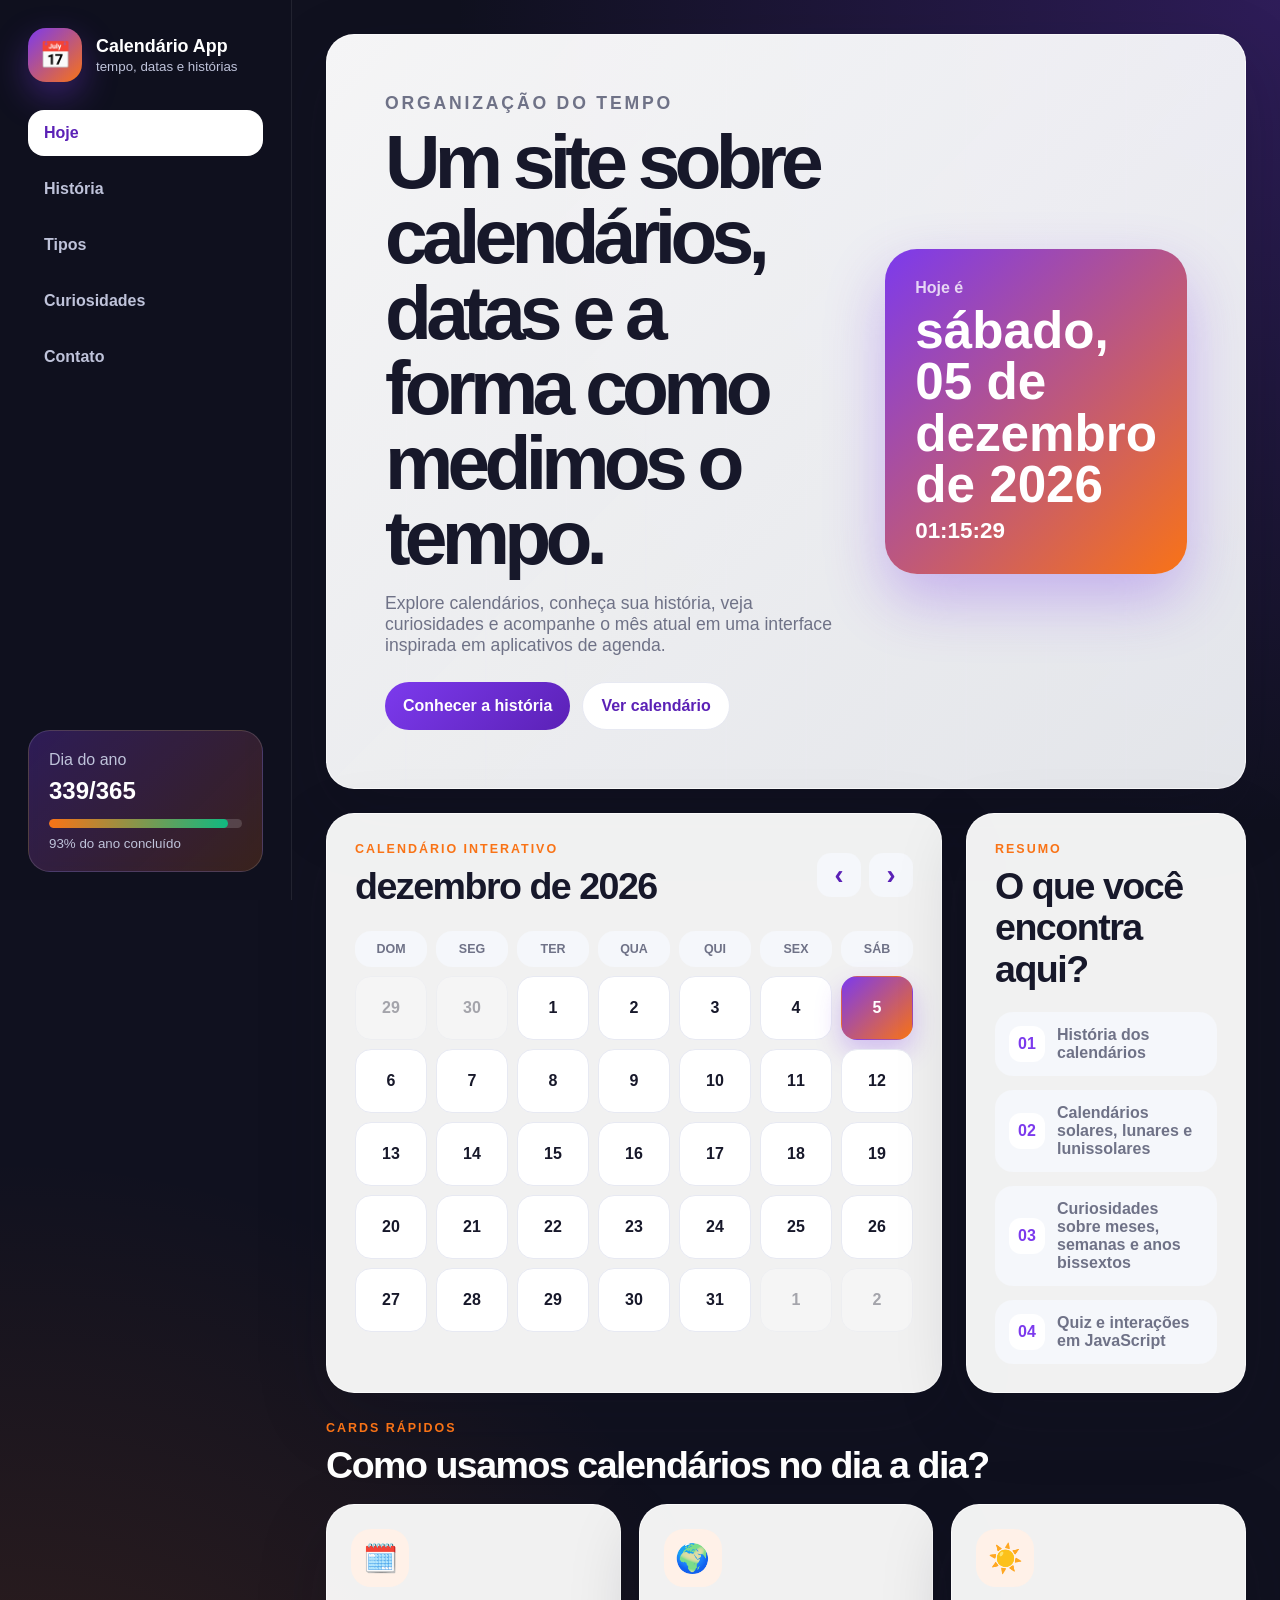
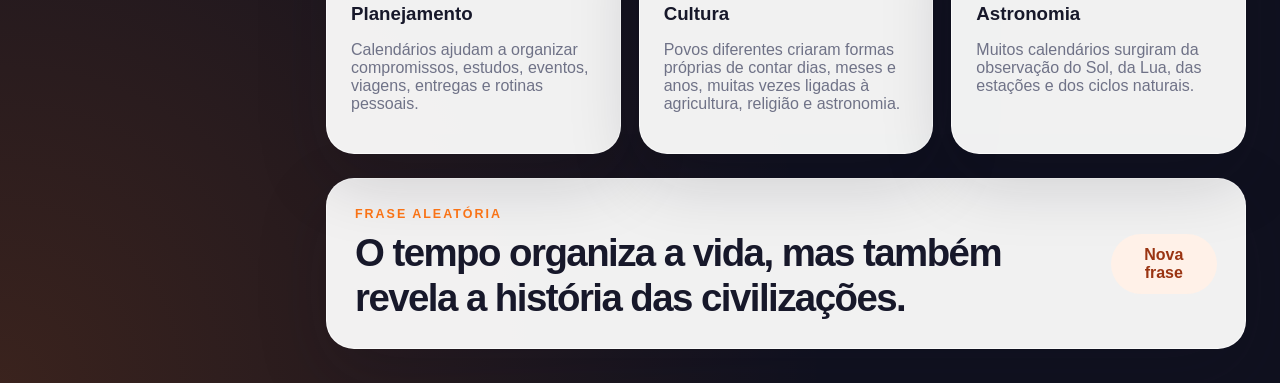
<file: index.html>
<!DOCTYPE html>
<html lang="pt-BR">
<head>
  <meta charset="UTF-8" />
  <meta name="viewport" content="width=device-width, initial-scale=1.0" />

  <title>Calendário App - Início</title>

  <meta
    name="description"
    content="Calendário App: um site sobre calendários, história, tipos, curiosidades e organização do tempo."
  />

  <link rel="stylesheet" href="estilo.css" />
</head>

<body>
  <a class="skip-link" href="#conteudo">Ir para o conteúdo</a>

  <aside class="app-sidebar" id="sidebar">
    <div class="brand">
      <div class="brand-mark">📅</div>
      <div>
        <strong>Calendário App</strong>
        <small>tempo, datas e histórias</small>
      </div>
    </div>

    <nav class="side-nav" aria-label="Menu principal">
      <a class="active" href="index.html">Hoje</a>
      <a href="historia.html">História</a>
      <a href="tipos.html">Tipos</a>
      <a href="curiosidades.html">Curiosidades</a>
      <a href="contato.html">Contato</a>
    </nav>

    <div class="sidebar-card">
      <span>Dia do ano</span>
      <strong id="dayOfYear">--</strong>
      <div class="progress">
        <div class="progress-bar" id="yearProgressBar"></div>
      </div>
      <small id="yearProgressText">Calculando progresso...</small>
    </div>
  </aside>

  <header class="mobile-header">
    <a class="mobile-brand" href="index.html">📅 Calendário App</a>

    <button class="nav-toggle" type="button" aria-expanded="false" aria-controls="sidebar">
      Menu
    </button>
  </header>

  <main class="app-main" id="conteudo">
    <section class="hero-panel">
      <div>
        <p class="eyebrow">Organização do tempo</p>
        <h1>Um site sobre calendários, datas e a forma como medimos o tempo.</h1>
        <p>
          Explore calendários, conheça sua história, veja curiosidades e acompanhe o mês atual
          em uma interface inspirada em aplicativos de agenda.
        </p>

        <div class="hero-actions">
          <a class="btn primary" href="historia.html">Conhecer a história</a>
          <a class="btn ghost" href="#calendario">Ver calendário</a>
        </div>
      </div>

      <div class="date-widget">
        <span>Hoje é</span>
        <strong id="todayText">Carregando...</strong>
        <small id="currentTime">--:--</small>
      </div>
    </section>

    <section class="dashboard-grid" id="calendario">
      <article class="calendar-panel">
        <div class="panel-header">
          <div>
            <p class="eyebrow">Calendário interativo</p>
            <h2 id="calendarTitle">Mês atual</h2>
          </div>

          <div class="calendar-controls">
            <button type="button" id="prevMonth" aria-label="Mês anterior">‹</button>
            <button type="button" id="nextMonth" aria-label="Próximo mês">›</button>
          </div>
        </div>

        <div class="calendar-grid" id="calendarGrid" aria-label="Calendário mensal"></div>
      </article>

      <aside class="mini-panel">
        <p class="eyebrow">Resumo</p>
        <h2>O que você encontra aqui?</h2>

        <ul class="feature-list">
          <li>
            <span>01</span>
            História dos calendários
          </li>
          <li>
            <span>02</span>
            Calendários solares, lunares e lunissolares
          </li>
          <li>
            <span>03</span>
            Curiosidades sobre meses, semanas e anos bissextos
          </li>
          <li>
            <span>04</span>
            Quiz e interações em JavaScript
          </li>
        </ul>
      </aside>
    </section>

    <section class="content-section">
      <div class="section-title">
        <p class="eyebrow">Cards rápidos</p>
        <h2>Como usamos calendários no dia a dia?</h2>
      </div>

      <div class="info-grid">
        <article class="info-card">
          <div class="icon">🗓️</div>
          <h3>Planejamento</h3>
          <p>
            Calendários ajudam a organizar compromissos, estudos, eventos, viagens,
            entregas e rotinas pessoais.
          </p>
        </article>

        <article class="info-card">
          <div class="icon">🌍</div>
          <h3>Cultura</h3>
          <p>
            Povos diferentes criaram formas próprias de contar dias, meses e anos,
            muitas vezes ligadas à agricultura, religião e astronomia.
          </p>
        </article>

        <article class="info-card">
          <div class="icon">☀️</div>
          <h3>Astronomia</h3>
          <p>
            Muitos calendários surgiram da observação do Sol, da Lua, das estações
            e dos ciclos naturais.
          </p>
        </article>
      </div>
    </section>

    <section class="quote-panel">
      <div>
        <p class="eyebrow">Frase aleatória</p>
        <blockquote id="quoteBox">
          O tempo organiza a vida, mas também revela a história das civilizações.
        </blockquote>
      </div>

      <button class="btn secondary" type="button" id="newQuote">Nova frase</button>
    </section>
  </main>

  <script src="script.js"></script>
</body>
</html>
</file>
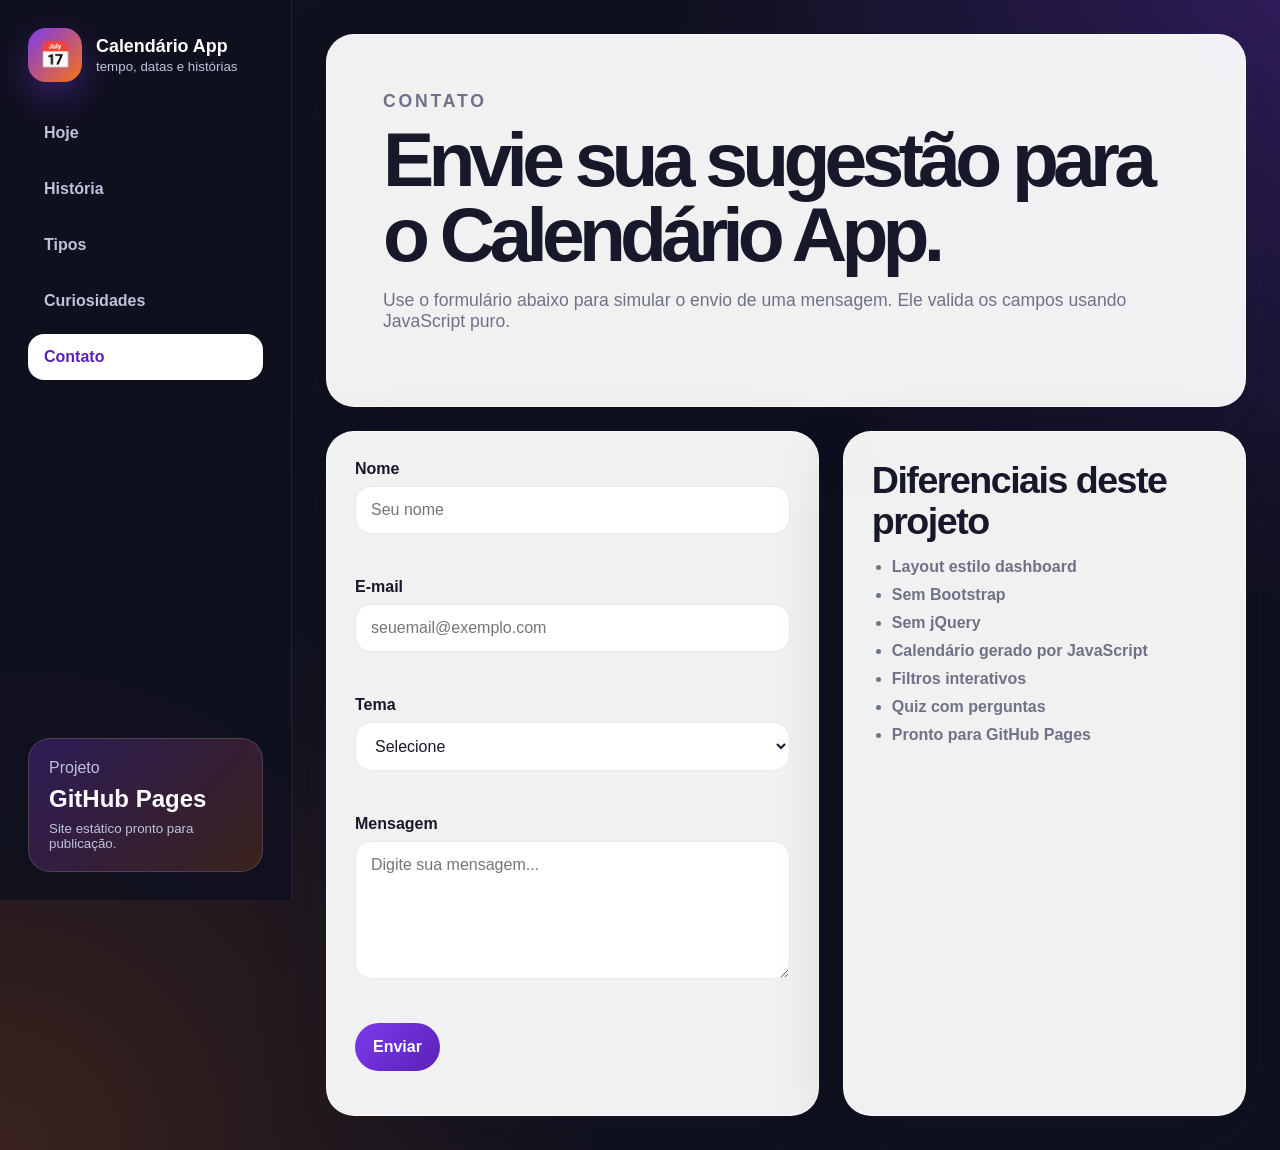
<file: contato.html>
<!DOCTYPE html>
<html lang="pt-BR">
<head>
  <meta charset="UTF-8" />
  <meta name="viewport" content="width=device-width, initial-scale=1.0" />

  <title>Contato - Calendário App</title>

  <meta
    name="description"
    content="Entre em contato com o projeto Calendário App."
  />

  <link rel="stylesheet" href="estilo.css" />
</head>

<body>
  <a class="skip-link" href="#conteudo">Ir para o conteúdo</a>

  <aside class="app-sidebar" id="sidebar">
    <div class="brand">
      <div class="brand-mark">📅</div>
      <div>
        <strong>Calendário App</strong>
        <small>tempo, datas e histórias</small>
      </div>
    </div>

    <nav class="side-nav" aria-label="Menu principal">
      <a href="index.html">Hoje</a>
      <a href="historia.html">História</a>
      <a href="tipos.html">Tipos</a>
      <a href="curiosidades.html">Curiosidades</a>
      <a class="active" href="contato.html">Contato</a>
    </nav>

    <div class="sidebar-card">
      <span>Projeto</span>
      <strong>GitHub Pages</strong>
      <small>Site estático pronto para publicação.</small>
    </div>
  </aside>

  <header class="mobile-header">
    <a class="mobile-brand" href="index.html">📅 Calendário App</a>
    <button class="nav-toggle" type="button" aria-expanded="false" aria-controls="sidebar">Menu</button>
  </header>

  <main class="app-main" id="conteudo">
    <section class="page-header">
      <p class="eyebrow">Contato</p>
      <h1>Envie sua sugestão para o Calendário App.</h1>
      <p>
        Use o formulário abaixo para simular o envio de uma mensagem. Ele valida os campos
        usando JavaScript puro.
      </p>
    </section>

    <section class="contact-layout">
      <form class="contact-form" id="contactForm" novalidate>
        <div class="field">
          <label for="nome">Nome</label>
          <input type="text" id="nome" name="nome" placeholder="Seu nome" autocomplete="name" required />
          <small class="error" id="nomeError"></small>
        </div>

        <div class="field">
          <label for="email">E-mail</label>
          <input type="email" id="email" name="email" placeholder="seuemail@exemplo.com" autocomplete="email" required />
          <small class="error" id="emailError"></small>
        </div>

        <div class="field">
          <label for="tema">Tema</label>
          <select id="tema" name="tema" required>
            <option value="">Selecione</option>
            <option value="historia">História dos calendários</option>
            <option value="curiosidades">Curiosidades</option>
            <option value="correcao">Correção de informação</option>
            <option value="outro">Outro</option>
          </select>
          <small class="error" id="temaError"></small>
        </div>

        <div class="field">
          <label for="mensagem">Mensagem</label>
          <textarea id="mensagem" name="mensagem" rows="6" placeholder="Digite sua mensagem..." required></textarea>
          <small class="error" id="mensagemError"></small>
        </div>

        <button class="btn primary" type="submit">Enviar</button>

        <p class="form-status" id="formStatus" role="status" aria-live="polite"></p>
      </form>

      <aside class="contact-card">
        <h2>Diferenciais deste projeto</h2>

        <ul>
          <li>Layout estilo dashboard</li>
          <li>Sem Bootstrap</li>
          <li>Sem jQuery</li>
          <li>Calendário gerado por JavaScript</li>
          <li>Filtros interativos</li>
          <li>Quiz com perguntas</li>
          <li>Pronto para GitHub Pages</li>
        </ul>
      </aside>
    </section>
  </main>

  <script src="script.js"></script>
</body>
</html>
</file>
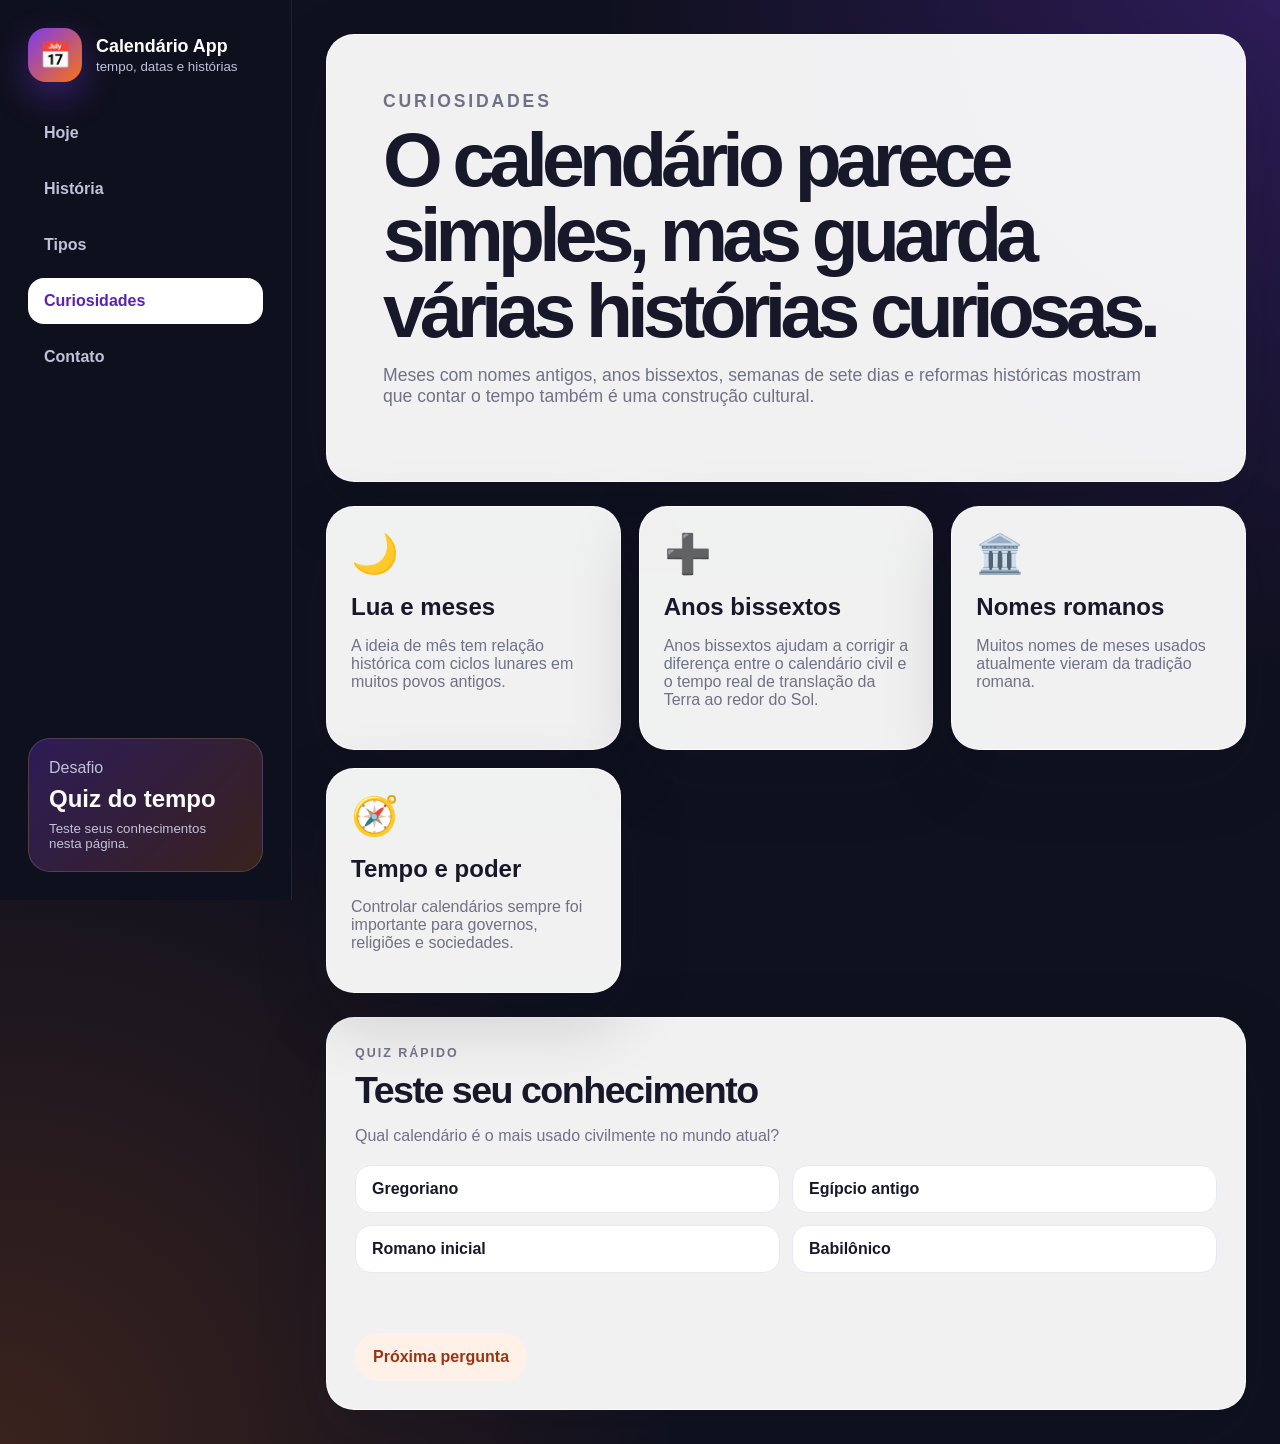
<file: curiosidades.html>
<!DOCTYPE html>
<html lang="pt-BR">
<head>
  <meta charset="UTF-8" />
  <meta name="viewport" content="width=device-width, initial-scale=1.0" />

  <title>Curiosidades sobre Calendários</title>

  <meta
    name="description"
    content="Curiosidades sobre calendários, meses, semanas, anos bissextos e organização do tempo."
  />

  <link rel="stylesheet" href="estilo.css" />
</head>

<body>
  <a class="skip-link" href="#conteudo">Ir para o conteúdo</a>

  <aside class="app-sidebar" id="sidebar">
    <div class="brand">
      <div class="brand-mark">📅</div>
      <div>
        <strong>Calendário App</strong>
        <small>tempo, datas e histórias</small>
      </div>
    </div>

    <nav class="side-nav" aria-label="Menu principal">
      <a href="index.html">Hoje</a>
      <a href="historia.html">História</a>
      <a href="tipos.html">Tipos</a>
      <a class="active" href="curiosidades.html">Curiosidades</a>
      <a href="contato.html">Contato</a>
    </nav>

    <div class="sidebar-card">
      <span>Desafio</span>
      <strong>Quiz do tempo</strong>
      <small>Teste seus conhecimentos nesta página.</small>
    </div>
  </aside>

  <header class="mobile-header">
    <a class="mobile-brand" href="index.html">📅 Calendário App</a>
    <button class="nav-toggle" type="button" aria-expanded="false" aria-controls="sidebar">Menu</button>
  </header>

  <main class="app-main" id="conteudo">
    <section class="page-header">
      <p class="eyebrow">Curiosidades</p>
      <h1>O calendário parece simples, mas guarda várias histórias curiosas.</h1>
      <p>
        Meses com nomes antigos, anos bissextos, semanas de sete dias e reformas históricas
        mostram que contar o tempo também é uma construção cultural.
      </p>
    </section>

    <section class="curiosity-grid">
      <article class="curiosity-card">
        <span>🌙</span>
        <h2>Lua e meses</h2>
        <p>
          A ideia de mês tem relação histórica com ciclos lunares em muitos povos antigos.
        </p>
      </article>

      <article class="curiosity-card">
        <span>➕</span>
        <h2>Anos bissextos</h2>
        <p>
          Anos bissextos ajudam a corrigir a diferença entre o calendário civil e o tempo
          real de translação da Terra ao redor do Sol.
        </p>
      </article>

      <article class="curiosity-card">
        <span>🏛️</span>
        <h2>Nomes romanos</h2>
        <p>
          Muitos nomes de meses usados atualmente vieram da tradição romana.
        </p>
      </article>

      <article class="curiosity-card">
        <span>🧭</span>
        <h2>Tempo e poder</h2>
        <p>
          Controlar calendários sempre foi importante para governos, religiões e sociedades.
        </p>
      </article>
    </section>

    <section class="quiz-panel">
      <div>
        <p class="eyebrow">Quiz rápido</p>
        <h2>Teste seu conhecimento</h2>
        <p id="quizQuestion">Carregando pergunta...</p>
      </div>

      <div class="quiz-options" id="quizOptions"></div>

      <p class="quiz-result" id="quizResult" role="status" aria-live="polite"></p>

      <button class="btn secondary" type="button" id="nextQuestion">Próxima pergunta</button>
    </section>
  </main>

  <script src="script.js"></script>
</body>
</html>
</file>
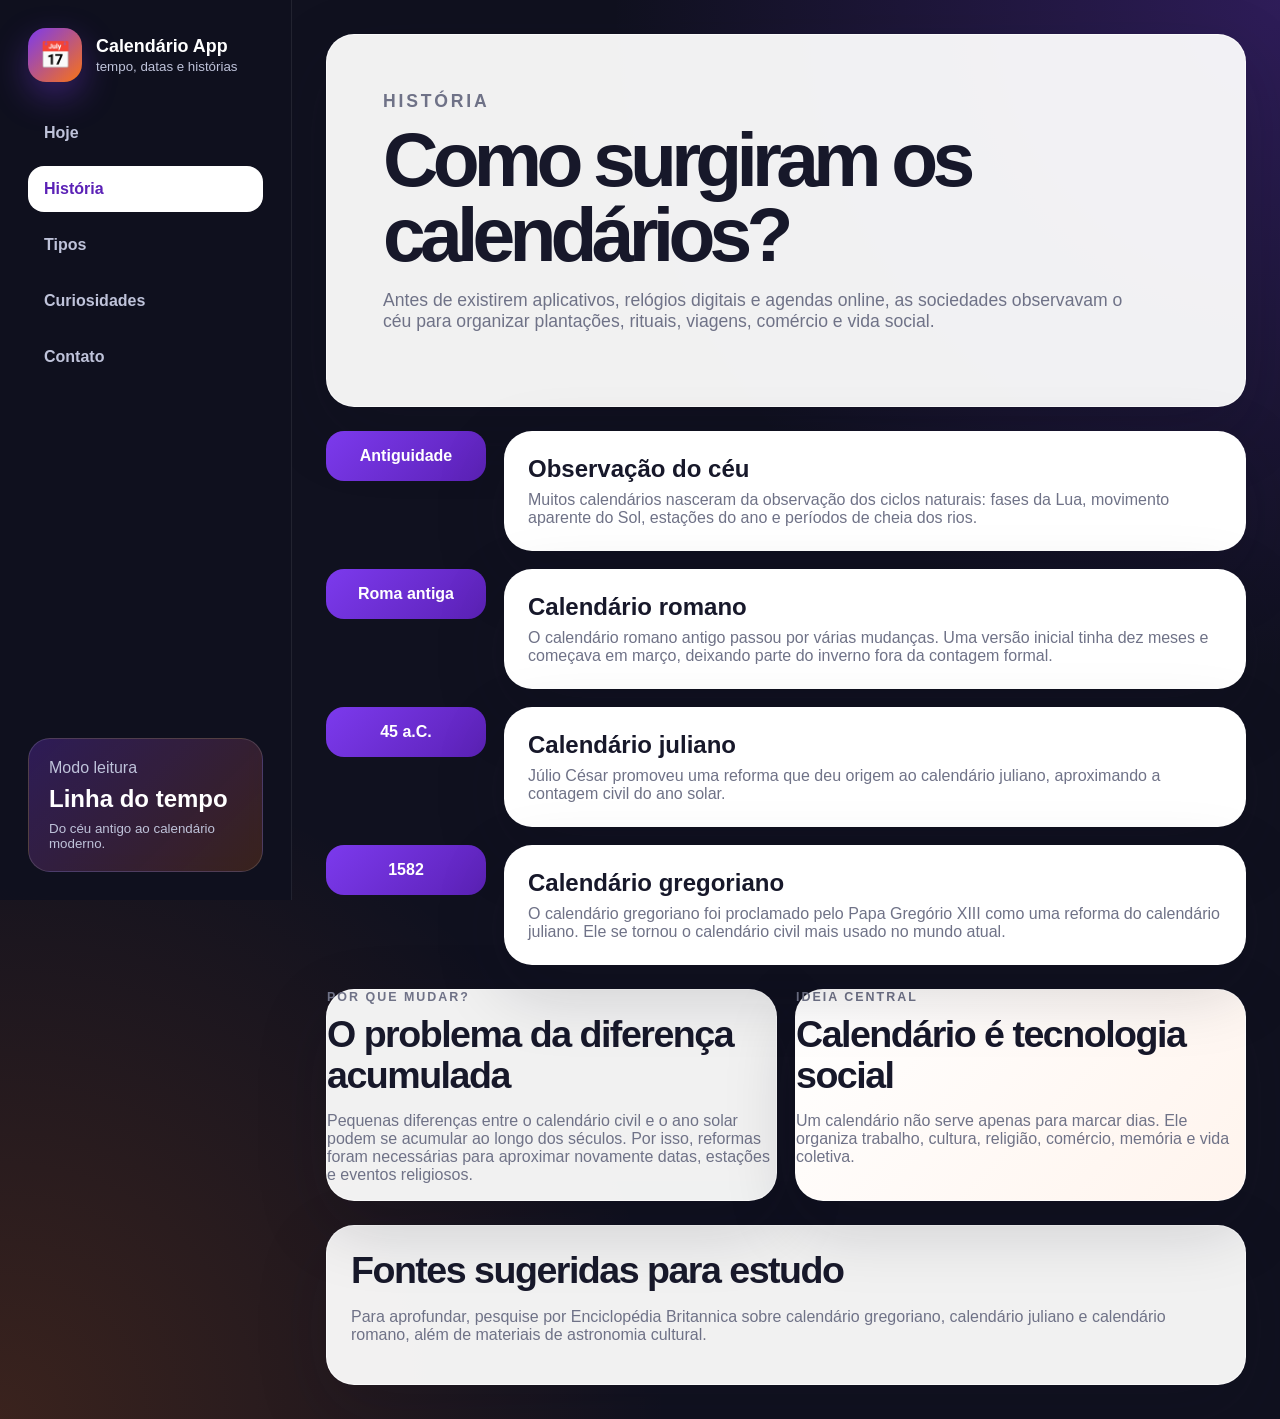
<file: historia.html>
<!DOCTYPE html>
<html lang="pt-BR">
<head>
  <meta charset="UTF-8" />
  <meta name="viewport" content="width=device-width, initial-scale=1.0" />

  <title>História dos Calendários</title>

  <meta
    name="description"
    content="Conheça a história dos calendários: observações antigas, calendário romano, calendário juliano e calendário gregoriano."
  />

  <link rel="stylesheet" href="estilo.css" />
</head>

<body>
  <a class="skip-link" href="#conteudo">Ir para o conteúdo</a>

  <aside class="app-sidebar" id="sidebar">
    <div class="brand">
      <div class="brand-mark">📅</div>
      <div>
        <strong>Calendário App</strong>
        <small>tempo, datas e histórias</small>
      </div>
    </div>

    <nav class="side-nav" aria-label="Menu principal">
      <a href="index.html">Hoje</a>
      <a class="active" href="historia.html">História</a>
      <a href="tipos.html">Tipos</a>
      <a href="curiosidades.html">Curiosidades</a>
      <a href="contato.html">Contato</a>
    </nav>

    <div class="sidebar-card">
      <span>Modo leitura</span>
      <strong>Linha do tempo</strong>
      <small>Do céu antigo ao calendário moderno.</small>
    </div>
  </aside>

  <header class="mobile-header">
    <a class="mobile-brand" href="index.html">📅 Calendário App</a>
    <button class="nav-toggle" type="button" aria-expanded="false" aria-controls="sidebar">Menu</button>
  </header>

  <main class="app-main" id="conteudo">
    <section class="page-header">
      <p class="eyebrow">História</p>
      <h1>Como surgiram os calendários?</h1>
      <p>
        Antes de existirem aplicativos, relógios digitais e agendas online, as sociedades
        observavam o céu para organizar plantações, rituais, viagens, comércio e vida social.
      </p>
    </section>

    <section class="timeline-section">
      <article class="timeline-item">
        <div class="timeline-date">Antiguidade</div>
        <div class="timeline-content">
          <h2>Observação do céu</h2>
          <p>
            Muitos calendários nasceram da observação dos ciclos naturais: fases da Lua,
            movimento aparente do Sol, estações do ano e períodos de cheia dos rios.
          </p>
        </div>
      </article>

      <article class="timeline-item">
        <div class="timeline-date">Roma antiga</div>
        <div class="timeline-content">
          <h2>Calendário romano</h2>
          <p>
            O calendário romano antigo passou por várias mudanças. Uma versão inicial tinha
            dez meses e começava em março, deixando parte do inverno fora da contagem formal.
          </p>
        </div>
      </article>

      <article class="timeline-item">
        <div class="timeline-date">45 a.C.</div>
        <div class="timeline-content">
          <h2>Calendário juliano</h2>
          <p>
            Júlio César promoveu uma reforma que deu origem ao calendário juliano,
            aproximando a contagem civil do ano solar.
          </p>
        </div>
      </article>

      <article class="timeline-item">
        <div class="timeline-date">1582</div>
        <div class="timeline-content">
          <h2>Calendário gregoriano</h2>
          <p>
            O calendário gregoriano foi proclamado pelo Papa Gregório XIII como uma reforma
            do calendário juliano. Ele se tornou o calendário civil mais usado no mundo atual.
          </p>
        </div>
      </article>
    </section>

    <section class="split-section">
      <div class="glass-card">
        <p class="eyebrow">Por que mudar?</p>
        <h2>O problema da diferença acumulada</h2>
        <p>
          Pequenas diferenças entre o calendário civil e o ano solar podem se acumular ao longo
          dos séculos. Por isso, reformas foram necessárias para aproximar novamente datas,
          estações e eventos religiosos.
        </p>
      </div>

      <div class="glass-card highlight">
        <p class="eyebrow">Ideia central</p>
        <h2>Calendário é tecnologia social</h2>
        <p>
          Um calendário não serve apenas para marcar dias. Ele organiza trabalho, cultura,
          religião, comércio, memória e vida coletiva.
        </p>
      </div>
    </section>

    <section class="source-box">
      <h2>Fontes sugeridas para estudo</h2>
      <p>
        Para aprofundar, pesquise por Enciclopédia Britannica sobre calendário gregoriano,
        calendário juliano e calendário romano, além de materiais de astronomia cultural.
      </p>
    </section>
  </main>

  <script src="script.js"></script>
</body>
</html>
</file>
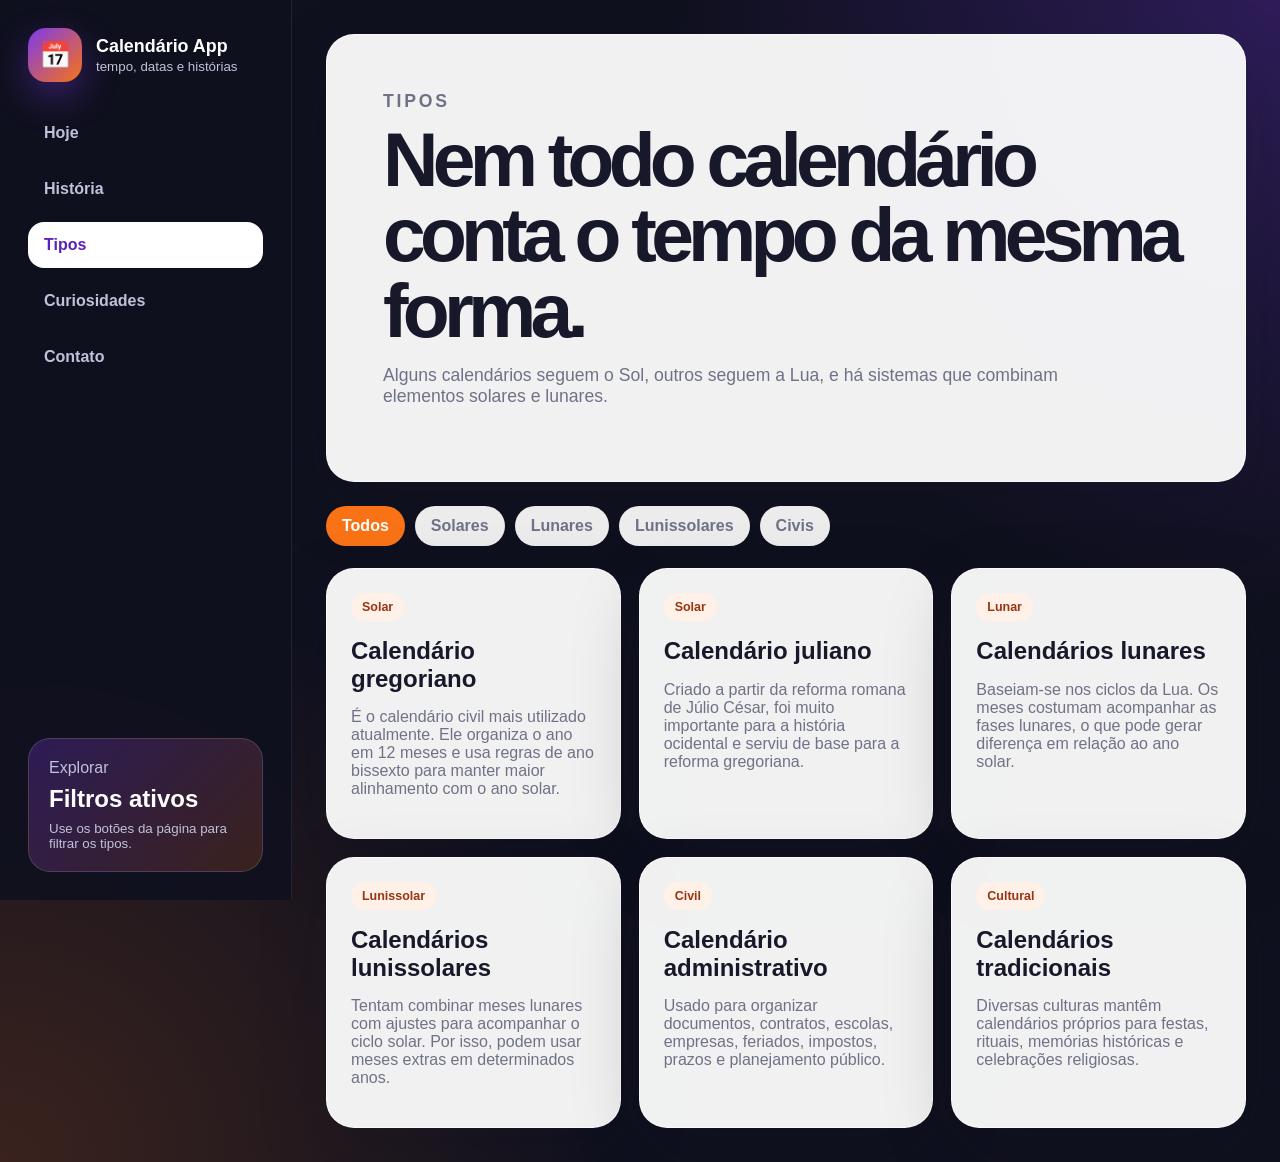
<file: tipos.html>
<!DOCTYPE html>
<html lang="pt-BR">
<head>
  <meta charset="UTF-8" />
  <meta name="viewport" content="width=device-width, initial-scale=1.0" />

  <title>Tipos de Calendários</title>

  <meta
    name="description"
    content="Conheça calendários solares, lunares, lunissolares, civis e religiosos."
  />

  <link rel="stylesheet" href="estilo.css" />
</head>

<body>
  <a class="skip-link" href="#conteudo">Ir para o conteúdo</a>

  <aside class="app-sidebar" id="sidebar">
    <div class="brand">
      <div class="brand-mark">📅</div>
      <div>
        <strong>Calendário App</strong>
        <small>tempo, datas e histórias</small>
      </div>
    </div>

    <nav class="side-nav" aria-label="Menu principal">
      <a href="index.html">Hoje</a>
      <a href="historia.html">História</a>
      <a class="active" href="tipos.html">Tipos</a>
      <a href="curiosidades.html">Curiosidades</a>
      <a href="contato.html">Contato</a>
    </nav>

    <div class="sidebar-card">
      <span>Explorar</span>
      <strong>Filtros ativos</strong>
      <small>Use os botões da página para filtrar os tipos.</small>
    </div>
  </aside>

  <header class="mobile-header">
    <a class="mobile-brand" href="index.html">📅 Calendário App</a>
    <button class="nav-toggle" type="button" aria-expanded="false" aria-controls="sidebar">Menu</button>
  </header>

  <main class="app-main" id="conteudo">
    <section class="page-header">
      <p class="eyebrow">Tipos</p>
      <h1>Nem todo calendário conta o tempo da mesma forma.</h1>
      <p>
        Alguns calendários seguem o Sol, outros seguem a Lua, e há sistemas que combinam
        elementos solares e lunares.
      </p>
    </section>

    <section class="filter-panel">
      <button class="filter-button active" type="button" data-filter="todos">Todos</button>
      <button class="filter-button" type="button" data-filter="solar">Solares</button>
      <button class="filter-button" type="button" data-filter="lunar">Lunares</button>
      <button class="filter-button" type="button" data-filter="lunissolar">Lunissolares</button>
      <button class="filter-button" type="button" data-filter="civil">Civis</button>
    </section>

    <section class="type-grid">
      <article class="type-card" data-category="solar civil">
        <span class="type-tag">Solar</span>
        <h2>Calendário gregoriano</h2>
        <p>
          É o calendário civil mais utilizado atualmente. Ele organiza o ano em 12 meses
          e usa regras de ano bissexto para manter maior alinhamento com o ano solar.
        </p>
      </article>

      <article class="type-card" data-category="solar">
        <span class="type-tag">Solar</span>
        <h2>Calendário juliano</h2>
        <p>
          Criado a partir da reforma romana de Júlio César, foi muito importante para a
          história ocidental e serviu de base para a reforma gregoriana.
        </p>
      </article>

      <article class="type-card" data-category="lunar">
        <span class="type-tag">Lunar</span>
        <h2>Calendários lunares</h2>
        <p>
          Baseiam-se nos ciclos da Lua. Os meses costumam acompanhar as fases lunares,
          o que pode gerar diferença em relação ao ano solar.
        </p>
      </article>

      <article class="type-card" data-category="lunissolar">
        <span class="type-tag">Lunissolar</span>
        <h2>Calendários lunissolares</h2>
        <p>
          Tentam combinar meses lunares com ajustes para acompanhar o ciclo solar.
          Por isso, podem usar meses extras em determinados anos.
        </p>
      </article>

      <article class="type-card" data-category="civil">
        <span class="type-tag">Civil</span>
        <h2>Calendário administrativo</h2>
        <p>
          Usado para organizar documentos, contratos, escolas, empresas, feriados,
          impostos, prazos e planejamento público.
        </p>
      </article>

      <article class="type-card" data-category="lunar lunissolar">
        <span class="type-tag">Cultural</span>
        <h2>Calendários tradicionais</h2>
        <p>
          Diversas culturas mantêm calendários próprios para festas, rituais,
          memórias históricas e celebrações religiosas.
        </p>
      </article>
    </section>
  </main>

  <script src="script.js"></script>
</body>
</html>
</file>
<file: estilo.css>
:root {
  --bg: #10111f;
  --bg-soft: #17182a;
  --surface: #ffffff;
  --surface-soft: #f5f7fb;
  --text: #17182a;
  --muted: #6f7287;
  --white-muted: #bfc3da;
  --primary: #7c3aed;
  --primary-dark: #5b21b6;
  --accent: #f97316;
  --accent-soft: #fff1e8;
  --green: #10b981;
  --border: #e7e9f2;
  --shadow: 0 24px 70px rgba(15, 16, 31, 0.18);
  --radius-lg: 28px;
  --radius-md: 18px;
  --sidebar-width: 292px;
}

* {
  box-sizing: border-box;
}

html {
  scroll-behavior: smooth;
}

body {
  margin: 0;
  min-height: 100vh;
  font-family: Inter, Arial, Helvetica, sans-serif;
  background:
    radial-gradient(circle at top right, rgba(124, 58, 237, 0.28), transparent 35%),
    radial-gradient(circle at bottom left, rgba(249, 115, 22, 0.18), transparent 35%),
    var(--bg);
  color: var(--text);
}

button,
input,
select,
textarea {
  font: inherit;
}

button {
  cursor: pointer;
}

a {
  color: inherit;
}

.skip-link {
  position: fixed;
  top: -50px;
  left: 20px;
  z-index: 999;
  padding: 12px 16px;
  border-radius: 999px;
  background: var(--accent);
  color: #fff;
  text-decoration: none;
  font-weight: 800;
}

.skip-link:focus {
  top: 16px;
}

.app-sidebar {
  position: fixed;
  inset: 0 auto 0 0;
  z-index: 50;
  width: var(--sidebar-width);
  padding: 28px;
  background: rgba(16, 17, 31, 0.92);
  color: #fff;
  border-right: 1px solid rgba(255, 255, 255, 0.08);
  backdrop-filter: blur(22px);
  display: flex;
  flex-direction: column;
  gap: 28px;
}

.brand {
  display: flex;
  align-items: center;
  gap: 14px;
}

.brand-mark {
  display: grid;
  place-items: center;
  width: 54px;
  height: 54px;
  border-radius: 18px;
  background: linear-gradient(135deg, var(--primary), var(--accent));
  font-size: 26px;
  box-shadow: 0 14px 34px rgba(124, 58, 237, 0.36);
}

.brand strong,
.brand small {
  display: block;
}

.brand strong {
  font-size: 1.12rem;
}

.brand small {
  color: var(--white-muted);
  margin-top: 2px;
}

.side-nav {
  display: grid;
  gap: 10px;
}

.side-nav a {
  padding: 14px 16px;
  border-radius: 16px;
  color: var(--white-muted);
  text-decoration: none;
  font-weight: 800;
  transition: 0.2s ease;
}

.side-nav a:hover,
.side-nav a:focus,
.side-nav a.active {
  background: #fff;
  color: var(--primary-dark);
}

.sidebar-card {
  margin-top: auto;
  padding: 20px;
  border-radius: 22px;
  background:
    linear-gradient(135deg, rgba(124, 58, 237, 0.28), rgba(249, 115, 22, 0.18));
  border: 1px solid rgba(255, 255, 255, 0.14);
}

.sidebar-card span,
.sidebar-card small {
  display: block;
  color: var(--white-muted);
}

.sidebar-card strong {
  display: block;
  margin: 8px 0;
  font-size: 1.5rem;
}

.progress {
  height: 9px;
  overflow: hidden;
  border-radius: 999px;
  background: rgba(255, 255, 255, 0.16);
  margin: 14px 0 8px;
}

.progress-bar {
  width: 0%;
  height: 100%;
  border-radius: inherit;
  background: linear-gradient(90deg, var(--accent), var(--green));
  transition: width 0.4s ease;
}

.mobile-header {
  display: none;
}

.app-main {
  margin-left: var(--sidebar-width);
  padding: 34px;
}

.hero-panel,
.page-header,
.calendar-panel,
.mini-panel,
.info-card,
.quote-panel,
.glass-card,
.source-box,
.type-card,
.curiosity-card,
.quiz-panel,
.contact-form,
.contact-card {
  background: rgba(255, 255, 255, 0.94);
  border: 1px solid rgba(255, 255, 255, 0.7);
  border-radius: var(--radius-lg);
  box-shadow: var(--shadow);
}

.hero-panel {
  min-height: 430px;
  padding: clamp(28px, 5vw, 58px);
  display: grid;
  grid-template-columns: 1.25fr 0.75fr;
  align-items: center;
  gap: 32px;
  background:
    linear-gradient(135deg, rgba(255, 255, 255, 0.96), rgba(245, 247, 251, 0.92)),
    repeating-linear-gradient(
      90deg,
      transparent 0,
      transparent 78px,
      rgba(124, 58, 237, 0.08) 79px,
      rgba(124, 58, 237, 0.08) 80px
    );
}

.eyebrow {
  margin: 0 0 10px;
  color: var(--accent);
  font-size: 0.78rem;
  font-weight: 900;
  text-transform: uppercase;
  letter-spacing: 0.16em;
}

.hero-panel h1,
.page-header h1 {
  max-width: 890px;
  margin: 0;
  font-size: clamp(2.3rem, 6vw, 5rem);
  line-height: 0.98;
  letter-spacing: -0.075em;
}

.hero-panel p,
.page-header p {
  max-width: 760px;
  color: var(--muted);
  font-size: 1.1rem;
}

.hero-actions {
  display: flex;
  flex-wrap: wrap;
  gap: 12px;
  margin-top: 26px;
}

.btn {
  display: inline-flex;
  align-items: center;
  justify-content: center;
  min-height: 48px;
  padding: 12px 18px;
  border: 0;
  border-radius: 999px;
  font-weight: 900;
  text-decoration: none;
  transition: 0.2s ease;
}

.btn.primary {
  background: linear-gradient(135deg, var(--primary), var(--primary-dark));
  color: #fff;
}

.btn.secondary {
  background: var(--accent-soft);
  color: #9a3412;
}

.btn.ghost {
  background: #fff;
  color: var(--primary-dark);
  border: 1px solid var(--border);
}

.btn:hover,
.btn:focus {
  transform: translateY(-2px);
}

.date-widget {
  min-height: 260px;
  padding: 30px;
  border-radius: 32px;
  background:
    linear-gradient(135deg, var(--primary), var(--accent));
  color: #fff;
  display: grid;
  align-content: end;
  box-shadow: 0 26px 60px rgba(124, 58, 237, 0.32);
}

.date-widget span {
  color: rgba(255, 255, 255, 0.78);
  font-weight: 800;
}

.date-widget strong {
  display: block;
  margin: 8px 0;
  font-size: clamp(2rem, 4vw, 3.5rem);
  line-height: 1;
}

.date-widget small {
  font-size: 1.4rem;
  font-weight: 900;
}

.dashboard-grid {
  display: grid;
  grid-template-columns: minmax(0, 1.45fr) minmax(280px, 0.55fr);
  gap: 24px;
  margin-top: 24px;
}

.calendar-panel,
.mini-panel,
.quote-panel,
.quiz-panel {
  padding: 28px;
}

.panel-header {
  display: flex;
  align-items: center;
  justify-content: space-between;
  gap: 16px;
  margin-bottom: 24px;
}

.panel-header h2,
.section-title h2,
.mini-panel h2,
.glass-card h2,
.source-box h2,
.quiz-panel h2,
.contact-card h2 {
  margin: 0;
  font-size: clamp(1.6rem, 3vw, 2.35rem);
  line-height: 1.1;
  letter-spacing: -0.04em;
}

.calendar-controls {
  display: flex;
  gap: 8px;
}

.calendar-controls button {
  width: 44px;
  height: 44px;
  border: 0;
  border-radius: 14px;
  background: var(--surface-soft);
  color: var(--primary-dark);
  font-size: 1.7rem;
  font-weight: 900;
}

.calendar-grid {
  display: grid;
  grid-template-columns: repeat(7, 1fr);
  gap: 9px;
}

.calendar-day,
.calendar-weekday {
  min-height: 64px;
  border-radius: 16px;
  display: grid;
  place-items: center;
  font-weight: 900;
}

.calendar-weekday {
  min-height: 36px;
  color: var(--muted);
  background: var(--surface-soft);
  font-size: 0.78rem;
  text-transform: uppercase;
}

.calendar-day {
  background: #fff;
  border: 1px solid var(--border);
}

.calendar-day.muted {
  opacity: 0.35;
}

.calendar-day.today {
  background: linear-gradient(135deg, var(--primary), var(--accent));
  color: #fff;
  border-color: transparent;
  box-shadow: 0 12px 26px rgba(124, 58, 237, 0.28);
}

.feature-list {
  display: grid;
  gap: 14px;
  padding: 0;
  margin: 22px 0 0;
  list-style: none;
}

.feature-list li {
  display: flex;
  align-items: center;
  gap: 12px;
  padding: 14px;
  border-radius: 18px;
  background: var(--surface-soft);
  color: var(--muted);
  font-weight: 800;
}

.feature-list span {
  display: grid;
  place-items: center;
  width: 36px;
  height: 36px;
  flex: 0 0 auto;
  border-radius: 12px;
  background: #fff;
  color: var(--primary);
}

.content-section {
  margin-top: 28px;
}

.section-title {
  color: #fff;
  margin-bottom: 18px;
}

.section-title h2 {
  color: #fff;
}

.info-grid,
.type-grid,
.curiosity-grid {
  display: grid;
  grid-template-columns: repeat(3, 1fr);
  gap: 18px;
}

.info-card,
.type-card,
.curiosity-card {
  padding: 24px;
}

.info-card .icon {
  display: grid;
  place-items: center;
  width: 58px;
  height: 58px;
  border-radius: 20px;
  background: var(--accent-soft);
  font-size: 28px;
}

.info-card h3,
.type-card h2,
.curiosity-card h2 {
  margin: 16px 0 8px;
  line-height: 1.15;
}

.info-card p,
.type-card p,
.curiosity-card p,
.glass-card p,
.source-box p,
.quiz-panel p,
.contact-card li {
  color: var(--muted);
}

.quote-panel {
  margin-top: 24px;
  display: flex;
  align-items: center;
  justify-content: space-between;
  gap: 24px;
}

.quote-panel blockquote {
  max-width: 850px;
  margin: 0;
  color: var(--text);
  font-size: clamp(1.4rem, 3vw, 2.4rem);
  line-height: 1.16;
  letter-spacing: -0.04em;
  font-weight: 900;
}

.page-header {
  padding: clamp(28px, 5vw, 56px);
  margin-bottom: 24px;
}

.timeline-section {
  position: relative;
  display: grid;
  gap: 18px;
}

.timeline-item {
  display: grid;
  grid-template-columns: 160px 1fr;
  gap: 18px;
}

.timeline-date {
  align-self: start;
  padding: 16px;
  border-radius: 18px;
  background: linear-gradient(135deg, var(--primary), var(--primary-dark));
  color: #fff;
  text-align: center;
  font-weight: 900;
}

.timeline-content {
  padding: 24px;
  border-radius: var(--radius-lg);
  background: #fff;
  box-shadow: var(--shadow);
}

.timeline-content h2 {
  margin: 0 0 8px;
}

.timeline-content p {
  margin: 0;
  color: var(--muted);
}

.split-section {
  display: grid;
  grid-template-columns: 1fr 1fr;
  gap: 18px;
  margin-top: 24px;
}

.glass-card.highlight {
  background: linear-gradient(135deg, #fff, #fff4ed);
}

.source-box {
  padding: 24px;
  margin-top: 24px;
}

.filter-panel {
  display: flex;
  flex-wrap: wrap;
  gap: 10px;
  margin-bottom: 22px;
}

.filter-button {
  padding: 11px 16px;
  border: 0;
  border-radius: 999px;
  background: rgba(255, 255, 255, 0.92);
  color: var(--muted);
  font-weight: 900;
}

.filter-button.active,
.filter-button:hover,
.filter-button:focus {
  background: var(--accent);
  color: #fff;
}

.type-tag {
  display: inline-flex;
  padding: 7px 11px;
  border-radius: 999px;
  background: var(--accent-soft);
  color: #9a3412;
  font-weight: 900;
  font-size: 0.78rem;
}

.curiosity-card span {
  display: block;
  font-size: 2.4rem;
}

.quiz-panel {
  margin-top: 24px;
}

.quiz-options {
  display: grid;
  grid-template-columns: repeat(2, 1fr);
  gap: 12px;
  margin: 20px 0;
}

.quiz-option {
  padding: 14px 16px;
  border: 1px solid var(--border);
  border-radius: 16px;
  background: #fff;
  color: var(--text);
  font-weight: 900;
  text-align: left;
}

.quiz-option:hover,
.quiz-option:focus {
  border-color: var(--primary);
}

.quiz-option.correct {
  background: #ecfdf5;
  border-color: var(--green);
  color: #047857;
}

.quiz-option.wrong {
  background: #fff1f2;
  border-color: #f43f5e;
  color: #be123c;
}

.quiz-result {
  min-height: 24px;
  font-weight: 900;
}

.contact-layout {
  display: grid;
  grid-template-columns: 1.1fr 0.9fr;
  gap: 24px;
}

.contact-form,
.contact-card {
  padding: 28px;
}

.field {
  display: grid;
  gap: 8px;
  margin-bottom: 18px;
}

.field label {
  font-weight: 900;
}

.field input,
.field select,
.field textarea {
  width: 100%;
  padding: 14px 15px;
  border: 1px solid var(--border);
  border-radius: 16px;
  background: #fff;
  color: var(--text);
  outline: none;
}

.field input:focus,
.field select:focus,
.field textarea:focus {
  border-color: var(--primary);
  box-shadow: 0 0 0 4px rgba(124, 58, 237, 0.14);
}

.error {
  min-height: 18px;
  color: #be123c;
  font-weight: 800;
}

.form-status {
  margin: 16px 0 0;
  color: var(--primary-dark);
  font-weight: 900;
}

.contact-card ul {
  padding-left: 20px;
}

.contact-card li {
  margin-bottom: 10px;
  font-weight: 800;
}

[hidden] {
  display: none !important;
}

@media (max-width: 980px) {
  .app-sidebar {
    transform: translateX(-105%);
    transition: transform 0.24s ease;
  }

  .app-sidebar.open {
    transform: translateX(0);
  }

  .mobile-header {
    position: sticky;
    top: 0;
    z-index: 40;
    display: flex;
    align-items: center;
    justify-content: space-between;
    padding: 16px;
    background: rgba(16, 17, 31, 0.9);
    border-bottom: 1px solid rgba(255, 255, 255, 0.08);
    backdrop-filter: blur(18px);
  }

  .mobile-brand {
    color: #fff;
    text-decoration: none;
    font-weight: 900;
  }

  .nav-toggle {
    padding: 10px 14px;
    border: 0;
    border-radius: 999px;
    background: #fff;
    color: var(--primary-dark);
    font-weight: 900;
  }

  .app-main {
    margin-left: 0;
    padding: 18px;
  }

  .hero-panel,
  .dashboard-grid,
  .split-section,
  .contact-layout {
    grid-template-columns: 1fr;
  }

  .info-grid,
  .type-grid,
  .curiosity-grid {
    grid-template-columns: repeat(2, 1fr);
  }
}

@media (max-width: 640px) {
  .hero-panel,
  .page-header,
  .calendar-panel,
  .mini-panel,
  .quote-panel,
  .quiz-panel,
  .contact-form,
  .contact-card {
    border-radius: 22px;
    padding: 22px;
  }

  .info-grid,
  .type-grid,
  .curiosity-grid,
  .quiz-options {
    grid-template-columns: 1fr;
  }

  .timeline-item {
    grid-template-columns: 1fr;
  }

  .calendar-grid {
    gap: 6px;
  }

  .calendar-day,
  .calendar-weekday {
    min-height: 46px;
    border-radius: 12px;
    font-size: 0.86rem;
  }

  .quote-panel {
    align-items: flex-start;
    flex-direction: column;
  }
}
</file>
